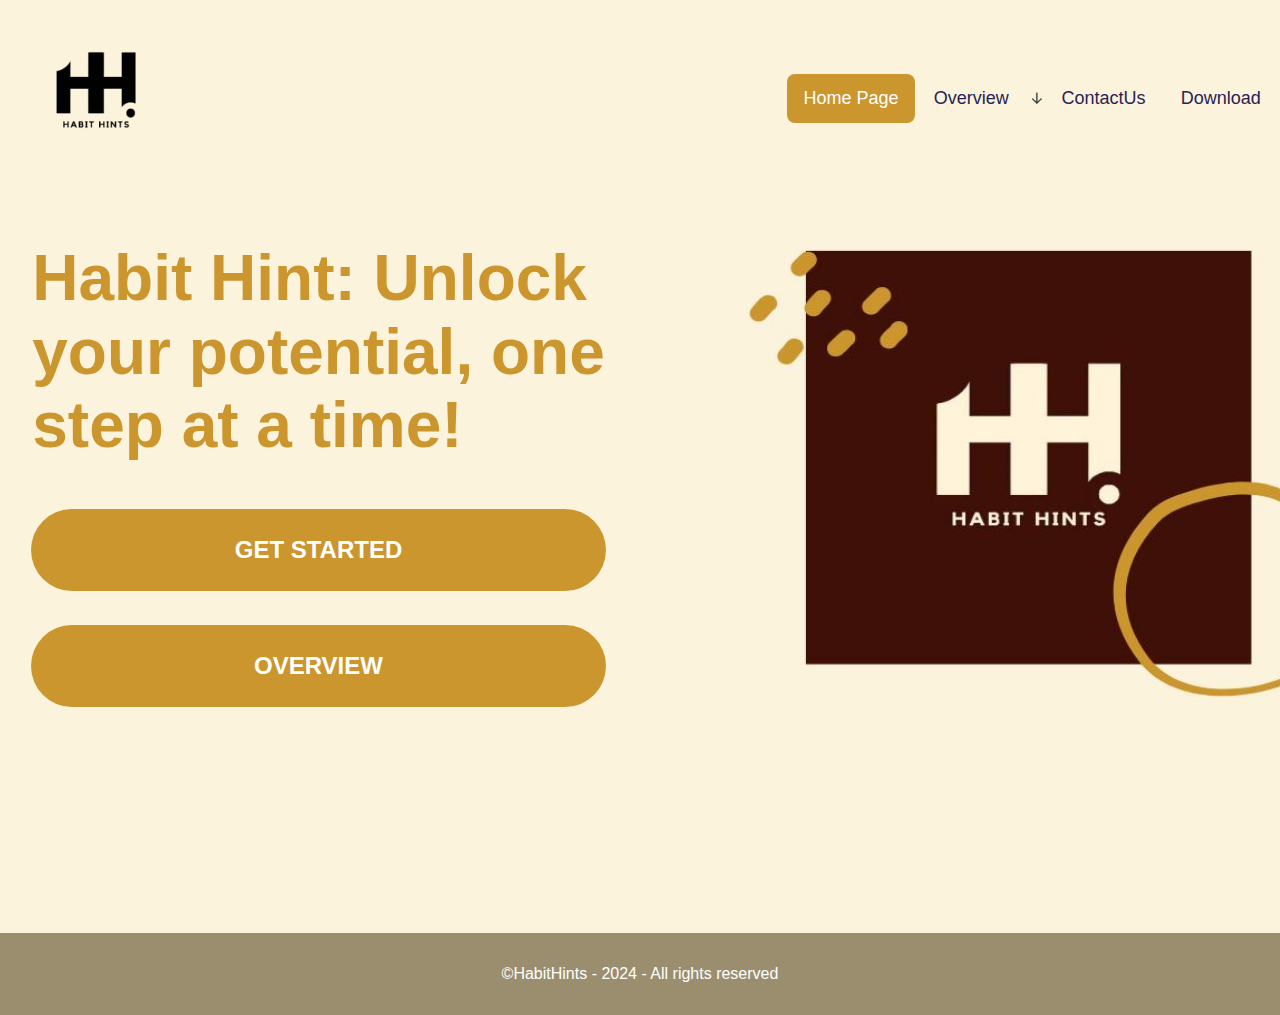
<file: index.html>
<!DOCTYPE html>
<html lang="en">
  <head>
    <meta charset="UTF-8" />
    <title>Home Page</title>
    <link rel="icon" href="img/icon.jpg" type="image/jpg" />
    <link rel="stylesheet" href="css/normalize.css" />
    <link rel="stylesheet" href="css/style.css" />
    <link rel="stylesheet" href="css/mainPage.css" />
  </head>
  <body>
    <header>
      <nav>
        <ul>
          <li>
            <img
              src="img/mainPageNavBarLogo.png"
              alt="HabitHintsLogo"
              id="habithintLogo"
            />
          </li>
          <li>
            <a href="index.html" id="active">Home Page</a>
          </li>
          <li class="overviewMenu">
            <a href="overview.html">Overview</a>
            <img src="img/arrow-down.png" alt="arrow" data-type="special" />
            <ul class="submenu" data-type="special">
              <li data-type="special"><a href="overview.html">About</a></li>
              <li data-type="special">
                <a href="overview.html#features">Features</a>
              </li>
              <li data-type="special">
                <a href="overview.html#customerReviews">Customer Reviews</a>
              </li>
            </ul>
          </li>
          <li>
            <a href="contactUs.html">ContactUs</a>
          </li>
          <li>
            <a href="download.html">Download</a>
          </li>
        </ul>
      </nav>
    </header>
    <main>
      <table class="container">
        <tr>
          <td id="textContainer">
            <h1>
              Habit Hint: Unlock<br />your potential, one<br />step at a time!
            </h1>
          </td>
          <td rowspan="3" class="logoContainer">
            <img src="img/mainPageLogo.JPG" alt="HabitHintsLogo" class="logo" />
          </td>
        </tr>
        <tr>
          <td class="btnContainer">
            <a href="download.html" class="btn" id="getStarted"
              ><h2>GET STARTED</h2></a
            >
          </td>
        </tr>
        <tr>
          <td class="btnContainer">
            <a href="overview.html" class="btn" id="overview"
              ><h2>OVERVIEW</h2></a
            >
          </td>
        </tr>
      </table>
    </main>
    <footer>
      <p>&copy;HabitHints - 2024 - All rights reserved</p>
    </footer>
  </body>
</html>
</file>
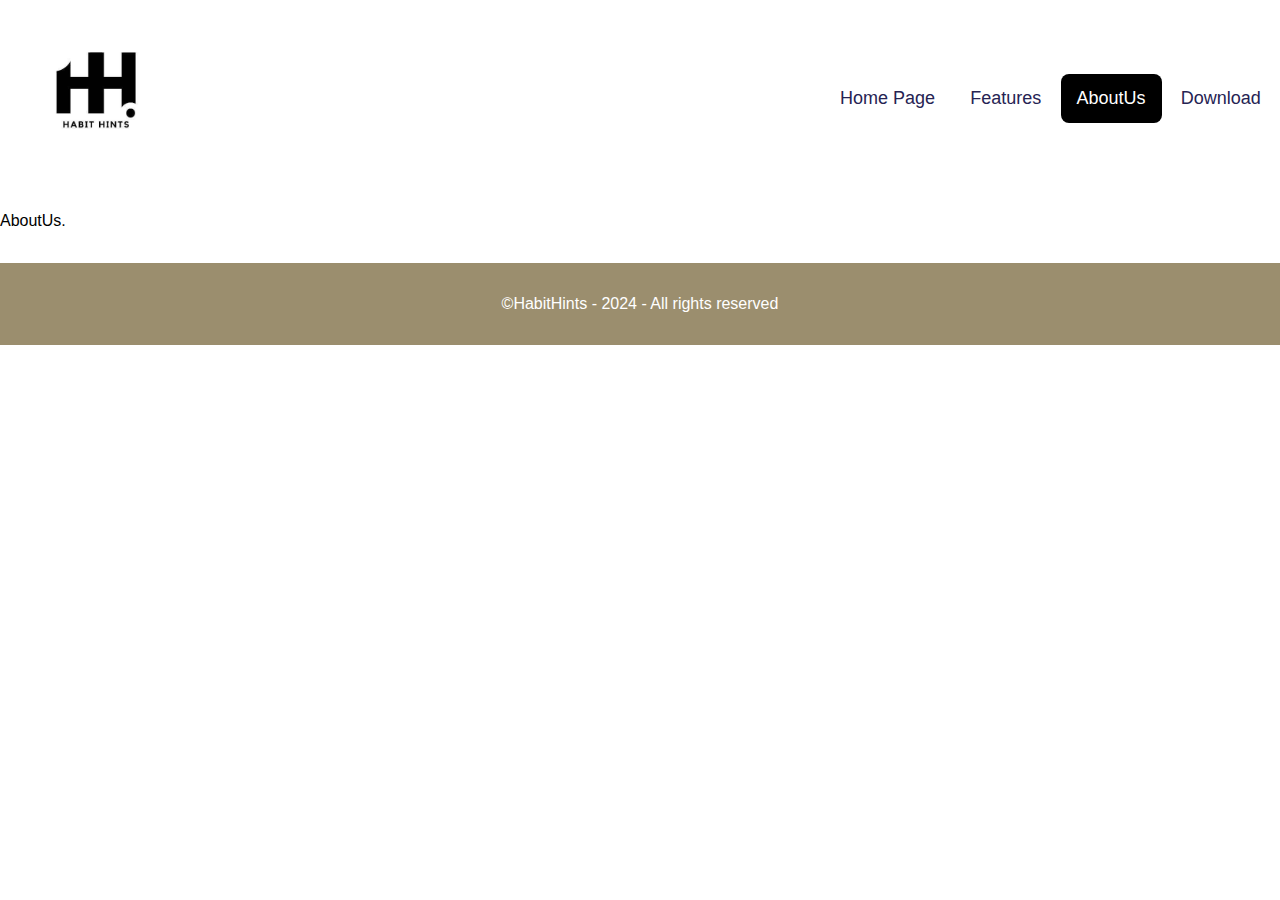
<file: aboutUs.html>
<!DOCTYPE html>
<html lang="fr">
  <head>
    <meta charset="UTF-8" />
    <title>AboutUs</title>
    <link rel="icon" href="img/icon.jpg" type="image/jpg" />
    <link rel="stylesheet" href="css/normalize.css" />
    <link rel="stylesheet" href="css/style.css" />
  </head>
  <body>
    <header>
      <nav>
        <ul>
          <li>
            <img src="img/logo.jpg" alt="HabitHintsLogo" id="habithintLogo" />
          </li>
          <li>
            <a href="index.html">Home Page</a>
          </li>
          <li>
            <a href="features.html">Features</a>
          </li>
          <li>
            <a href="aboutUs.html" id="active">AboutUs</a>
          </li>
          <li>
            <a href="download.html">Download</a>
          </li>
        </ul>
      </nav>
    </header>
    <main>
      <p>AboutUs.</p>
    </main>
    <footer>
      <p>&copy;HabitHints - 2024 - All rights reserved</p>
    </footer>
  </body>
</html>
</file>
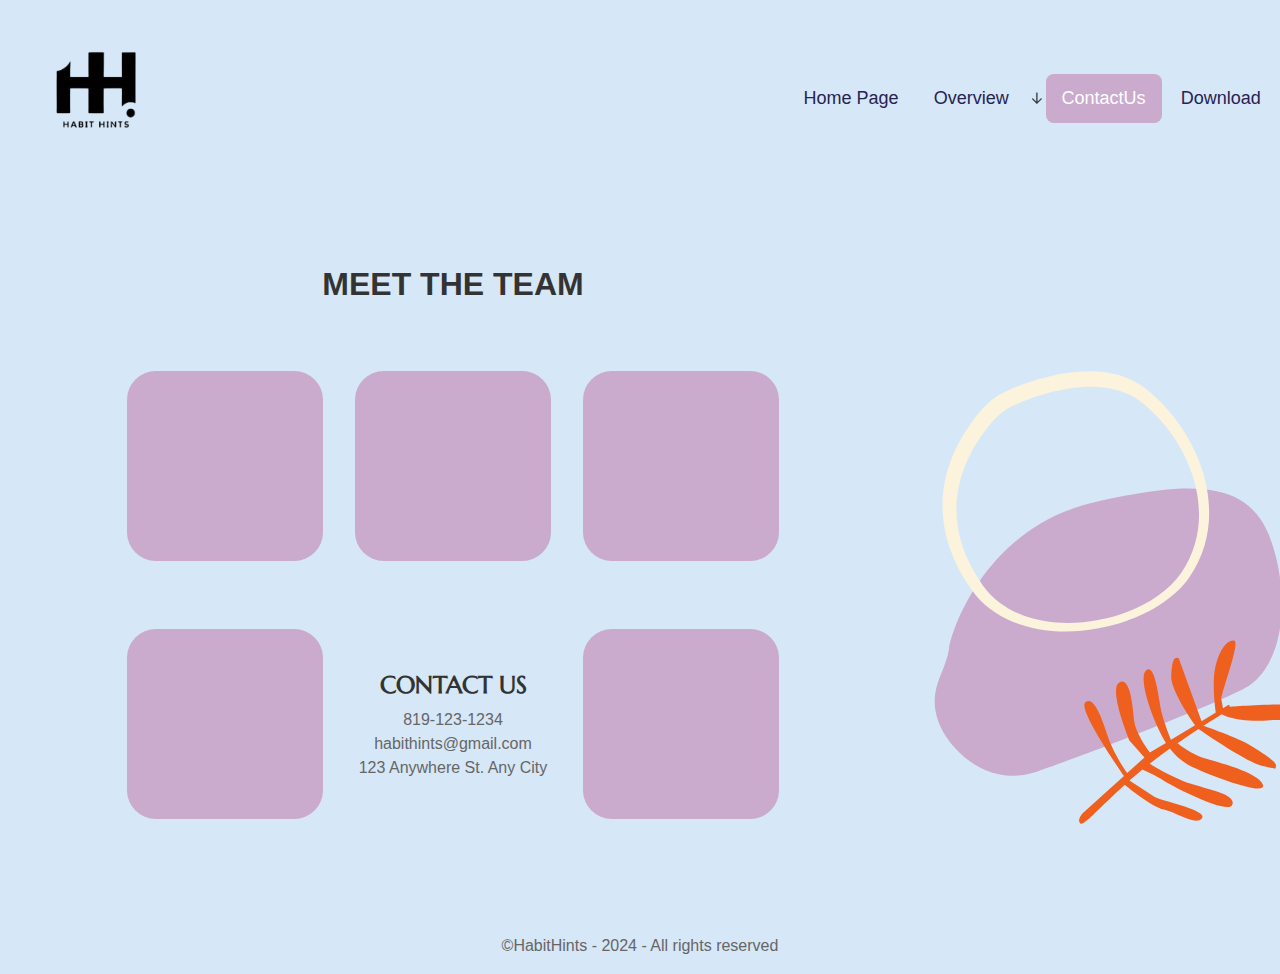
<file: contactUs.html>
<!DOCTYPE html>
<html lang="en">
  <head>
    <meta charset="UTF-8" />
    <title>ContactUs</title>
    <link rel="icon" href="img/icon.jpg" type="image/jpg" />
    <link rel="stylesheet" href="css/normalize.css" />
    <link rel="stylesheet" href="css/style.css" />
    <link rel="stylesheet" href="css/contactUs.css" />
  </head>
  <body>
    <header>
      <nav>
        <ul>
          <li>
            <img
              src="img/contactUsNavBarLogo.png"
              alt="HabitHintsLogo"
              id="habithintLogo"
            />
          </li>
          <li>
            <a href="index.html">Home Page</a>
          </li>
          <li class="overviewMenu">
            <a href="overview.html">Overview</a>
            <img src="img/arrow-down.png" alt="arrow" data-type="special" />
            <ul class="submenu" data-type="special">
              <li data-type="special"><a href="overview.html">About</a></li>
              <li data-type="special">
                <a href="overview.html#features">Features</a>
              </li>
              <li data-type="special">
                <a href="overview.html#customerReviews">Customer Reviews</a>
              </li>
            </ul>
          </li>
          <li>
            <a href="contactUs.html" id="active">ContactUs</a>
          </li>
          <li>
            <a href="download.html">Download</a>
          </li>
        </ul>
      </nav>
    </header>
    <main>
      <table>
        <thead>
          <tr>
            <th colspan="3">
              <h1>MEET THE TEAM</h1>
            </th>
          </tr>
        </thead>
        <tbody>
          <tr>
            <td>
              <img
                src="img/purpleSquare.JPG"
                alt="purpleSquare"
                class="purpleSquareImg"
              />
            </td>
            <td>
              <img
                src="img/purpleSquare.JPG"
                alt="purpleSquare"
                class="purpleSquareImg"
              />
            </td>
            <td>
              <img
                src="img/purpleSquare.JPG"
                alt="purpleSquare"
                class="purpleSquareImg"
              />
            </td>
            <td rowspan="2" id="contactUs-img-container">
              <img src="img/contactUs.PNG" alt="contactUs page image" />
            </td>
          </tr>
          <tr>
            <td>
              <img
                src="img/purpleSquare.JPG"
                alt="purpleSquare"
                class="purpleSquareImg"
              />
            </td>
            <td>
              <h2>CONTACT US</h2>
              <p>
                819-123-1234<br />habithints@gmail.com<br />123 Anywhere St. Any
                City
              </p>
            </td>
            <td>
              <img
                src="img/purpleSquare.JPG"
                alt="purpleSquare"
                class="purpleSquareImg"
              />
            </td>
          </tr>
        </tbody>
      </table>
    </main>
    <footer>
      <p>&copy;HabitHints - 2024 - All rights reserved</p>
    </footer>
  </body>
</html>
</file>
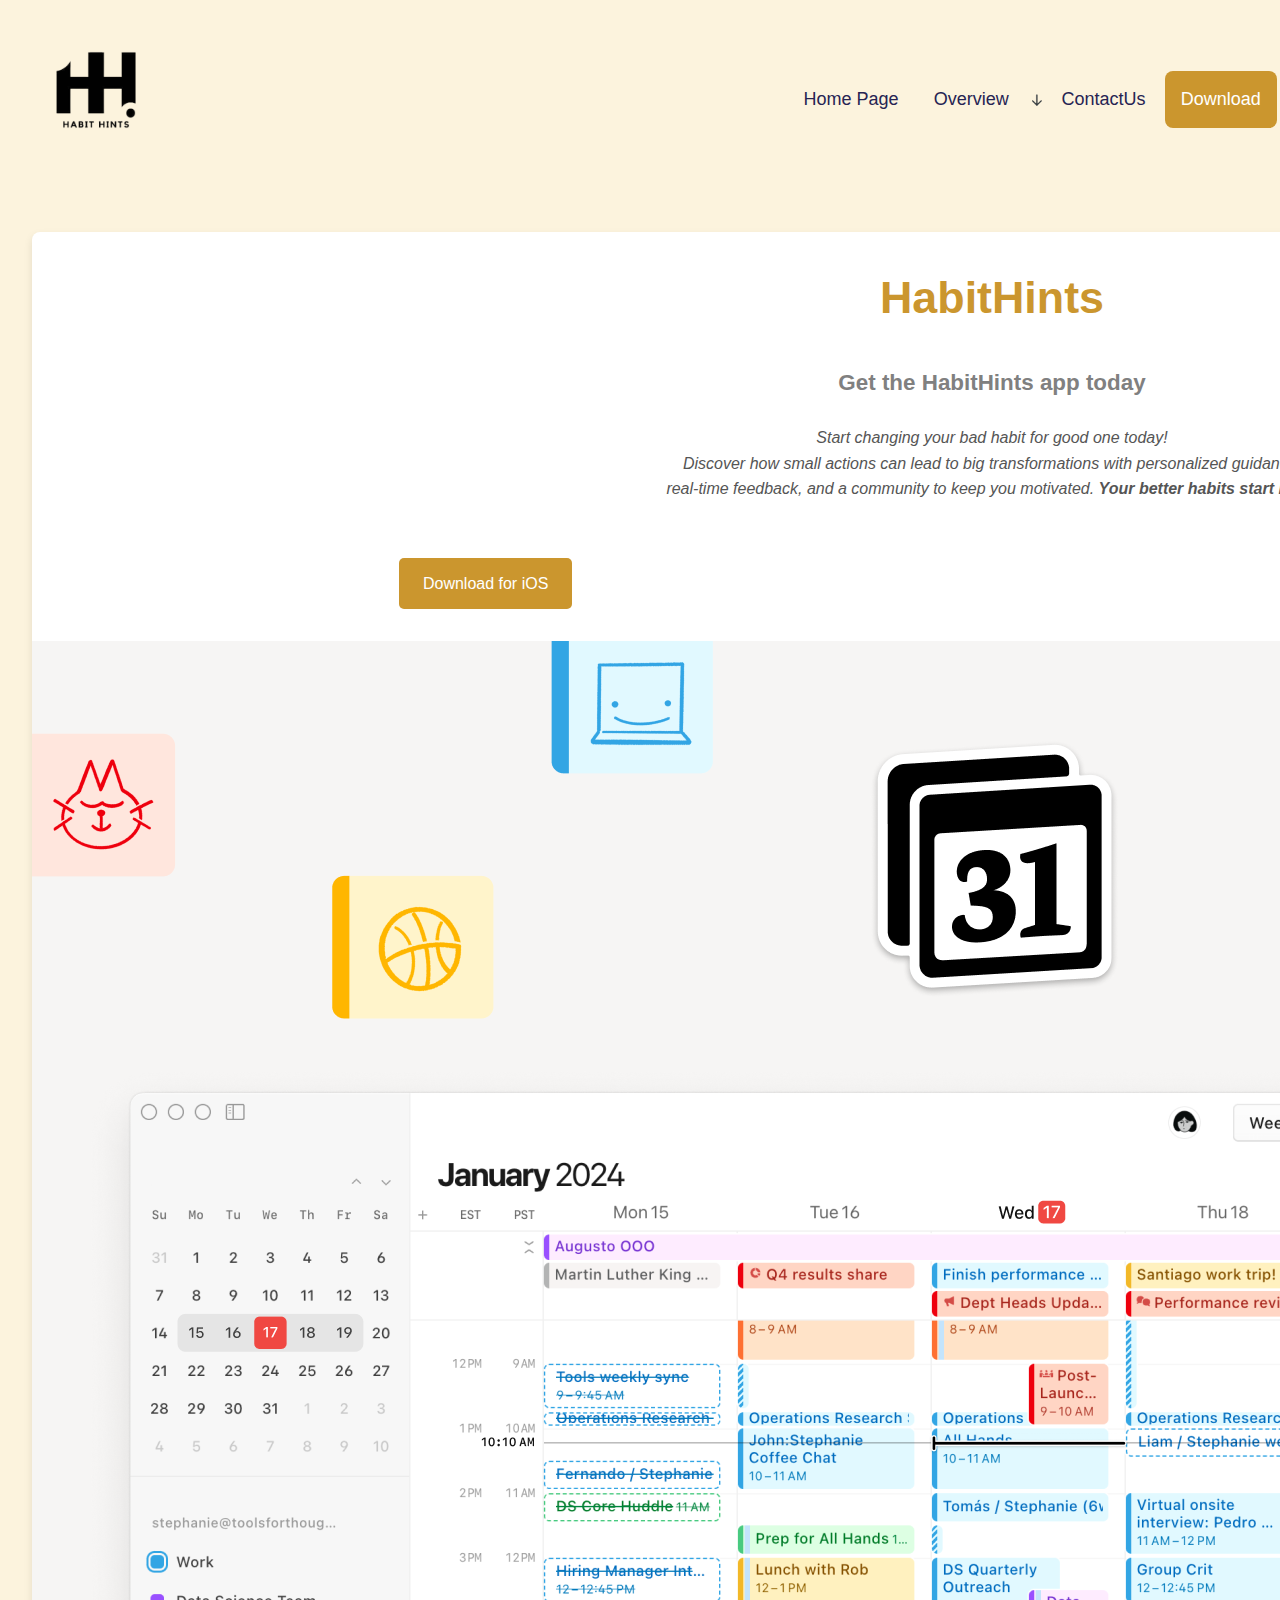
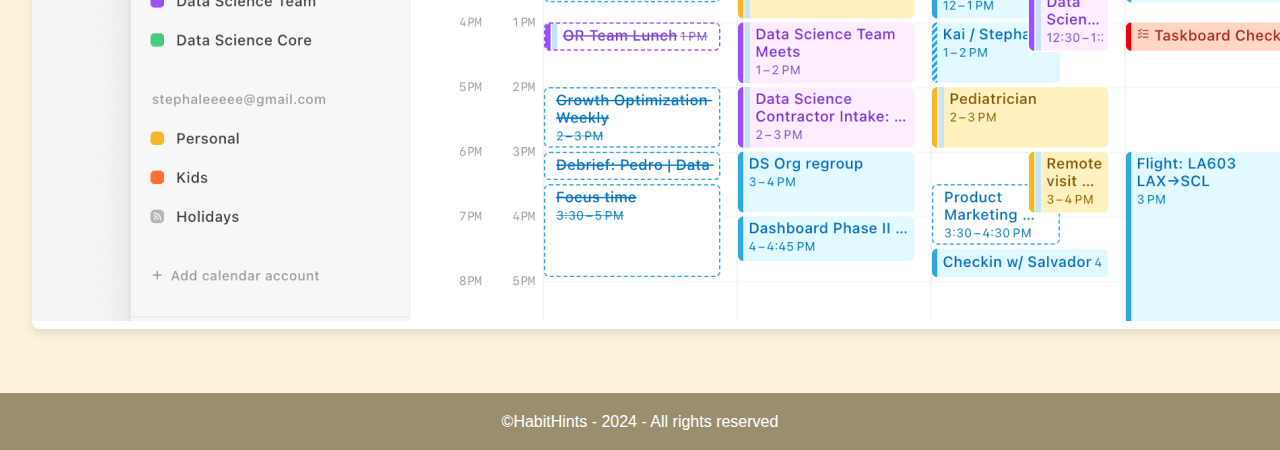
<file: download.html>
<!DOCTYPE html>
<html lang="en">
  <head>
    <meta charset="UTF-8" />
    <title>Download</title>
    <link rel="icon" href="img/icon.jpg" type="image/jpg" />
    <link rel="stylesheet" href="css/normalize.css" />
    <link rel="stylesheet" href="css/style.css" />
    <link rel="stylesheet" href="css/download.css" />
  </head>
  <body>
    <header>
      <nav>
        <ul>
          <li>
            <img
              src="img/mainPageNavBarLogo.png"
              alt="HabitHintsLogo"
              id="habithintLogo"
            />
          </li>
          <li>
            <a href="index.html">Home Page</a>
          </li>
          <li class="overviewMenu">
            <a href="overview.html">Overview</a>
            <img src="img/arrow-down.png" alt="arrow" data-type="special" />
            <ul class="submenu" data-type="special">
              <li data-type="special"><a href="overview.html">About</a></li>
              <li data-type="special">
                <a href="overview.html#features">Features</a>
              </li>
              <li data-type="special">
                <a href="overview.html#customerReviews">Customer Reviews</a>
              </li>
            </ul>
          </li>
          <li>
            <a href="contactUs.html">ContactUs</a>
          </li>
          <li>
            <a href="download.html" id="active">Download</a>
          </li>
        </ul>
      </nav>
    </header>
    <main>
      <table>
        <thead>
          <tr>
            <th colspan="2">
              <h1>HabitHints</h1>
              <h2>Get the HabitHints app today</h2>
            </th>
          </tr>
        </thead>
        <tbody>
          <tr>
            <td id="description" colspan="2">
              Start changing your bad habit for good one today!<br />
              Discover how small actions can lead to big transformations with
              personalized guidance, <br />real-time feedback, and a community
              to keep you motivated.
              <strong> Your better habits start here!</strong>
            </td>
          </tr>
          <tr>
            <td>
              <a href="https://www.apple.com/app-store/">Download for iOS</a>
            </td>
            <td>
              <a href="https://play.google.com/store/">Download for Android</a>
            </td>
          </tr>
        </tbody>
        <tfoot>
          <tr>
            <td colspan="2">
              <!--add image of the figma app design here-->
              <img src="img/NotionCalendar_HeroAsset.png" alt="Need-Image" />
            </td>
          </tr>
        </tfoot>
      </table>
    </main>
    <footer>
      <p>&copy;HabitHints - 2024 - All rights reserved</p>
    </footer>
  </body>
</html>
</file>
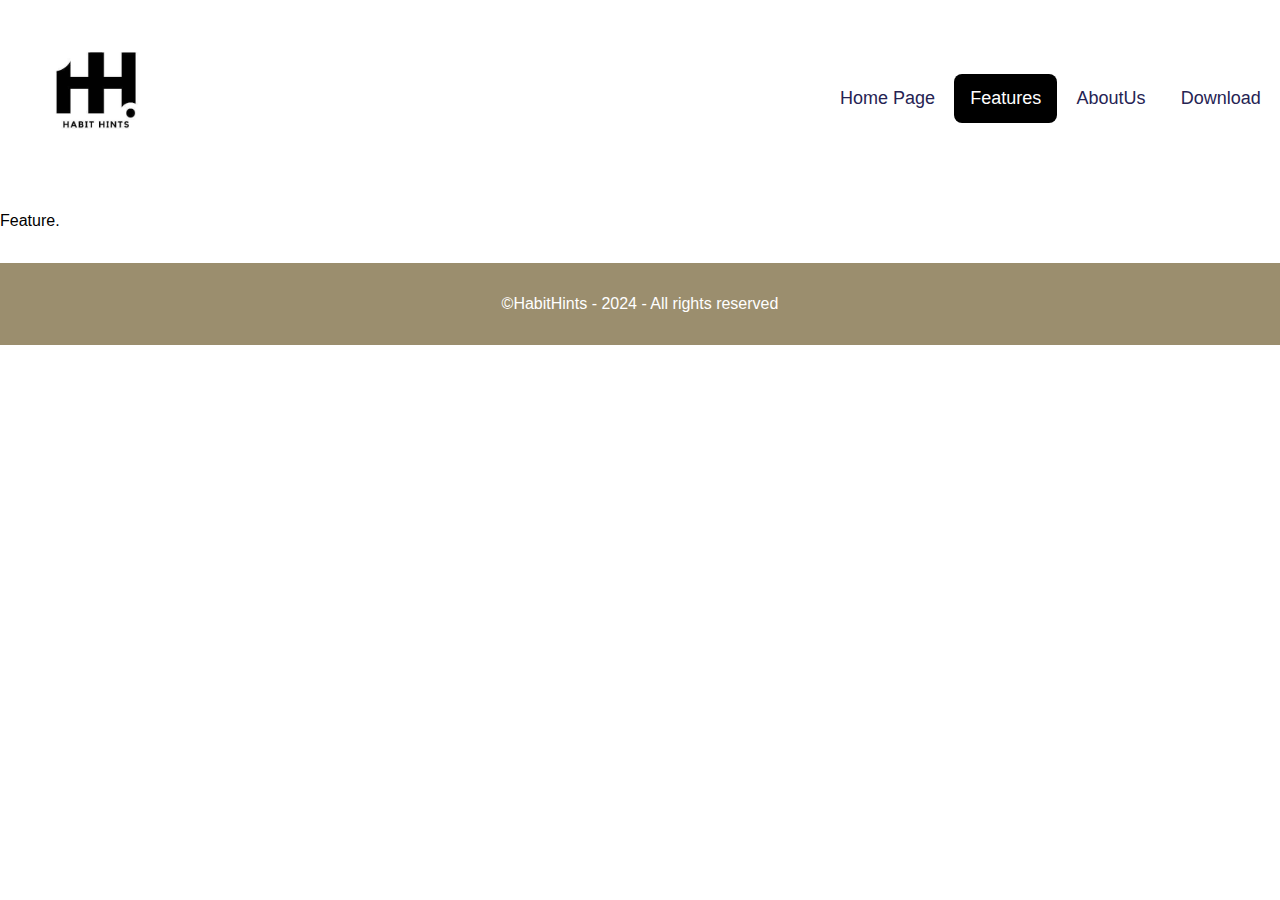
<file: features.html>
<!DOCTYPE html>
<html lang="fr">
  <head>
    <meta charset="UTF-8" />
    <title>Features</title>
    <link rel="icon" href="img/icon.jpg" type="image/jpg" />
    <link rel="stylesheet" href="css/normalize.css" />
    <link rel="stylesheet" href="css/style.css" />
  </head>
  <body>
    <header>
      <nav>
        <ul>
          <li>
            <img src="img/logo.jpg" alt="HabitHintsLogo" id="habithintLogo" />
          </li>
          <li>
            <a href="index.html">Home Page</a>
          </li>
          <li>
            <a href="features.html" id="active">Features</a>
          </li>
          <li>
            <a href="aboutUs.html">AboutUs</a>
          </li>
          <li>
            <a href="download.html">Download</a>
          </li>
        </ul>
      </nav>
    </header>
    <main>
      <p>Feature.</p>
    </main>
    <footer>
      <p>&copy;HabitHints - 2024 - All rights reserved</p>
    </footer>
  </body>
</html>
</file>
<file: css/style.css>
body {
  font-family: Arial, sans-serif;
}

nav ul:not([data-type]) {
  display: flex;
  list-style-type: none;
  margin: 0;
  padding: 0;
  overflow: hidden;
  align-items: center;
  justify-content: end;
}

nav ul img:not([data-type]) {
  height: 12rem;
}

nav li a:not([data-type]) {
  display: block;
  color: #262353;
  text-align: center;
  padding: 14px 16px;
  text-decoration: none;
  border-radius: 0.5rem;
  margin-right: 0.2rem;
  font-size: large;
}

nav li:first-child:not([data-type]) {
  margin-inline-end: auto;
}

#active {
  background-color: black;
  color: white;
}
.btn {
  text-decoration: none;
  padding: 1rem;
  color: black;
}

nav .overviewMenu {
  display: flex;
  justify-content: space-between;
  align-items: center;
}

nav .overviewMenu img {
  width: 1.1rem;
  height: 1.1rem;
  transition: transform 0.2s ease;
}

nav .overviewMenu:hover img {
  transform: rotate(180deg);
}

nav .submenu {
  opacity: 0;
  background-color: #353b3f;
  display: list-item;
  position: absolute;
  top: 12%;
  list-style-type: none;
  transition: all 0.3s ease;
  padding: 1rem;
  border-radius: 1rem;
}
nav .overviewMenu:hover .submenu {
  opacity: 1;
  pointer-events: all;
}
nav .submenu li a {
  color: white;
  text-decoration: none;
}

footer {
  background-color: #9b8e6e;
  color: #fff;
  text-align: center;
  padding: 1rem;
  margin-top: 2rem;
}

/* Media Queries */
@media (max-width: 1024px) {
  nav ul:not([data-type]) {
    flex-wrap: wrap;
    justify-content: center;
  }

  nav ul img:not([data-type]) {
    height: 8rem;
  }

  nav li a:not([data-type]) {
    font-size: medium;
    padding: 10px 12px;
  }

  nav .submenu {
    top: 15%;
  }

  footer {
    font-size: 0.9rem;
  }
}

@media (max-width: 768px) {
  nav ul:not([data-type]) {
    flex-direction: column;
    align-items: center;
  }

  nav ul img:not([data-type]) {
    height: 6rem;
  }

  nav li a:not([data-type]) {
    width: 100%;
    font-size: small;
    text-align: center;
  }

  nav .submenu {
    position: static;
    opacity: 1;
    pointer-events: all;
    margin-top: 1rem;
  }

  nav .overviewMenu:hover .submenu {
    opacity: 1;
  }

  footer {
    font-size: 0.8rem;
    padding: 0.8rem;
  }
}

@media (max-width: 480px) {
  nav ul:not([data-type]) {
    flex-direction: column;
    align-items: center;
  }

  nav ul img:not([data-type]) {
    height: 4rem;
  }

  nav li a:not([data-type]) {
    font-size: small;
    padding: 8px 10px;
    margin-right: 0;
  }

  nav .submenu {
    position: static;
    width: 100%;
    border-radius: 0;
  }

  footer {
    font-size: 0.7rem;
  }
}
</file>
<file: css/mainPage.css>
body {
  background-color: #fcf3dd;
}

main {
  display: flex;
  justify-content: center;
  align-items: center;
  font-family: Arial, sans-serif;
  color: #3d2c00;
}

#textContainer {
  width: 50%;
}

#textContainer h1 {
  color: #cb962e;
  font-size: 4rem;
}

.container {
  align-items: center;
  padding-bottom: 10rem;
}

.logoContainer {
  align-items: center;
  padding-left: 10%;
}

.logo {
  width: 40rem;
  height: 30rem;
}

.btnContainer {
  background-color: #cb962e;
  display: flex;
  border-radius: 5rem;
  height: 5rem;
  margin-bottom: 2rem;
}

.btn {
  display: flex;
  justify-content: center;
  align-items: center;
  width: 100%;
  text-decoration: none;
  color: #ffffff;
}

#active {
  background-color: #cb962e;
}

/* Media Queries */
@media (max-width: 1024px) {
  #textContainer {
    width: 70%;
  }

  #textContainer h1 {
    font-size: 3rem;
  }

  .logo {
    width: 30rem;
  }
}

@media (max-width: 768px) {
  #textContainer {
    width: 100%;
    margin-bottom: 2rem;
  }

  #textContainer h1 {
    font-size: 2.5rem;
  }

  .logo {
    width: 20rem;
  }

  .btnContainer {
    height: 4rem;
  }

  .btn {
    font-size: 1.2rem;
  }
}

@media (max-width: 480px) {
  #textContainer h1 {
    font-size: 2rem;
  }

  .logo {
    width: 15rem;
  }

  .btnContainer {
    height: 3rem;
  }

  .btn {
    font-size: 1rem;
  }

  header nav ul {
    flex-direction: column;
    text-align: center;
  }

  header nav ul li {
    margin: 0.5rem 0;
  }
}
</file>
<file: css/contactUs.css>
@import url("https://fonts.googleapis.com/css2?family=Marcellus&display=swap");

* {
  margin: 0;
  padding: 0;
  box-sizing: border-box;
}

body {
  background-color: #d6e7f7;
}

main {
  display: flex;
  justify-content: center;
  padding: 2rem;
  margin-left: 5%;
}

table {
  width: 80%;
  border-collapse: collapse;
  text-align: center;
  margin: 0 auto;
}

th,
td {
  padding: 1rem;
}

th h1 {
  color: #333;
}

.purpleSquareImg {
  border-radius: 1.8rem;
}

#contactUs-img-container {
  padding-left: 10%;
}

h2 {
  font-family: "Marcellus", serif;
  color: #333;
  margin-bottom: 0.5rem;
}

p {
  color: #666;
  line-height: 1.5;
}

#active {
  background-color: #caaacd;
}

footer {
  background-color: #d6e7f7;
}

/* Media Queries */
@media (max-width: 1024px) {
  table {
    width: 100%;
    margin: 0 auto;
  }

  #contactUs-img-container {
    padding-left: 5%;
  }

  th h1 {
    font-size: 2rem;
  }

  .purpleSquareImg {
    width: 150px;
    height: auto;
  }

  p {
    font-size: 1rem;
  }
}

@media (max-width: 768px) {
  main {
    flex-direction: column;
    margin-left: 0;
  }

  table {
    width: 100%;
  }

  th h1 {
    font-size: 1.8rem;
  }

  .purpleSquareImg {
    width: 100px;
    height: auto;
  }

  p {
    font-size: 0.9rem;
  }

  td,
  th {
    padding: 0.5rem;
  }
}

@media (max-width: 480px) {
  table {
    display: block;
  }

  th h1 {
    font-size: 1.5rem;
  }

  .purpleSquareImg {
    width: 80px;
    height: auto;
  }

  td {
    display: block;
    width: 100%;
    text-align: center;
  }

  #contactUs-img-container {
    display: flex;
    justify-content: center;
    padding-left: 0;
  }

  p {
    font-size: 0.8rem;
    line-height: 1.2;
  }
}
</file>
<file: css/download.css>
/* General Styles */
* {
  margin: 0;
  padding: 0;
  box-sizing: border-box;
}

body {
  color: #333;
  background-color: #fcf3dd;
  line-height: 1.6;
}

/* NavBar Section */

#active {
  background-color: #cb962e;
}

/* Main Section */
main {
  padding: 2rem;
}

table {
  width: 100%;
  max-width: 800px;
  margin: 0 auto;
  border-collapse: collapse;
  background-color: #fff;
  border-radius: 8px;
  box-shadow: 0 4px 8px rgba(0, 0, 0, 0.1);
}

thead h1 {
  font-size: 2.8rem;
  color: #cb962e;
  padding: 0.5px;
  text-align: center;
}

thead h2 {
  font-size: 1.4rem;
  color: gray;
  padding: 0.5px;
  text-align: center;
}

tbody td {
  padding: 1.5rem;
  text-align: center;
  font-size: 1rem;
}

#description {
  font-style: italic;
  color: #555;
}

/* Download Buttons */
tbody td a {
  display: inline-block;
  padding: 0.8rem 1.5rem;
  margin: 0.5rem;
  color: #fff;
  background-color: #cb962e;
  border-radius: 5px;
  text-decoration: none;
}

tbody td a:hover {
  background-color: #815f1c;
}

/* Media Queries */
@media (max-width: 1024px) {
  table {
    width: 90%;
    max-width: none;
  }

  thead h1 {
    font-size: 2.4rem;
  }

  thead h2 {
    font-size: 1.2rem;
  }

  tbody td {
    font-size: 0.9rem;
    padding: 1rem;
  }

  tbody td a {
    font-size: 0.9rem;
    padding: 0.6rem 1rem;
  }

  tfoot img {
    width: 80%;
    display: block;
    margin: 0 auto;
  }
}

@media (max-width: 768px) {
  table {
    width: 100%;
    border-radius: 0;
    box-shadow: none;
  }

  thead h1 {
    font-size: 2rem;
  }

  thead h2 {
    font-size: 1rem;
  }

  tbody td {
    font-size: 0.85rem;
  }

  tbody td a {
    font-size: 0.85rem;
    padding: 0.5rem 0.8rem;
  }

  tfoot img {
    width: 90%;
  }
}

@media (max-width: 480px) {
  thead h1 {
    font-size: 1.8rem;
  }

  thead h2 {
    font-size: 0.9rem;
  }

  tbody td {
    font-size: 0.8rem;
  }

  tbody td a {
    font-size: 0.8rem;
    padding: 0.4rem 0.6rem;
  }

  tfoot img {
    width: 100%;
  }
}
</file>
